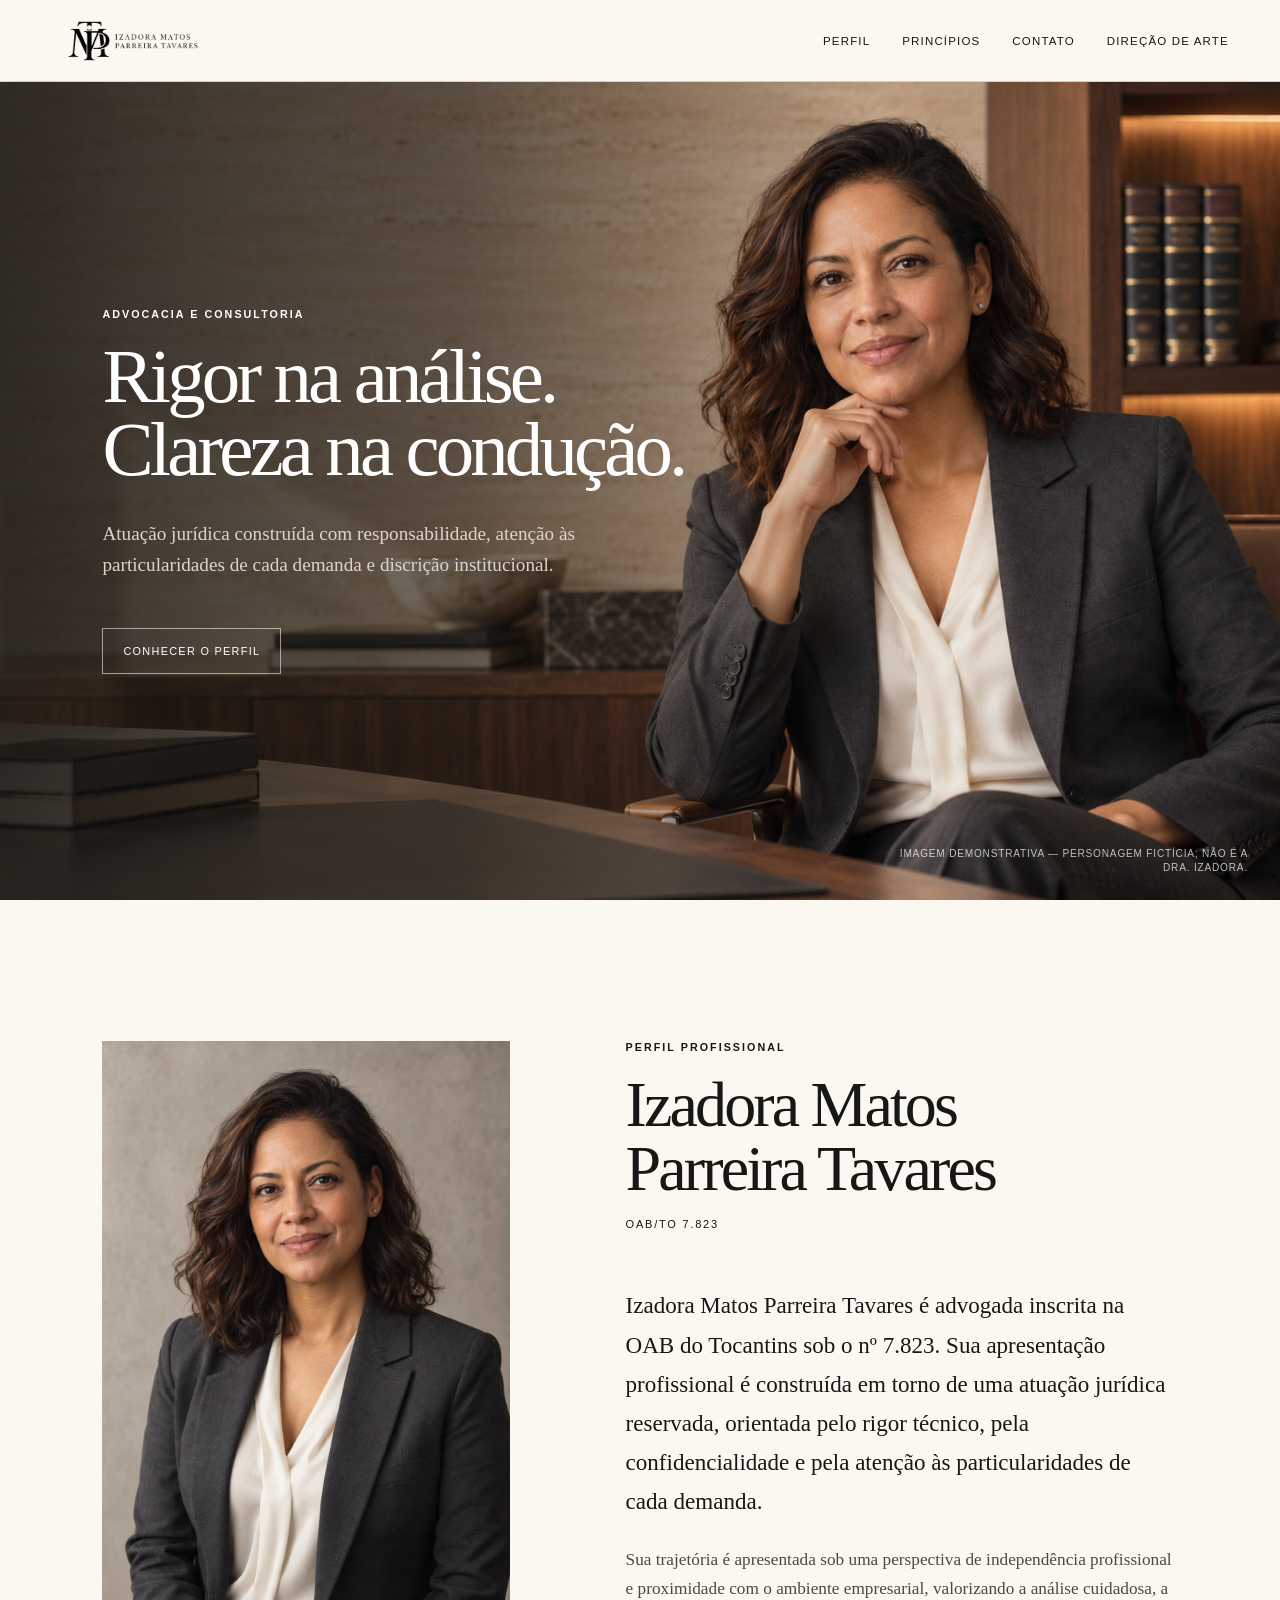
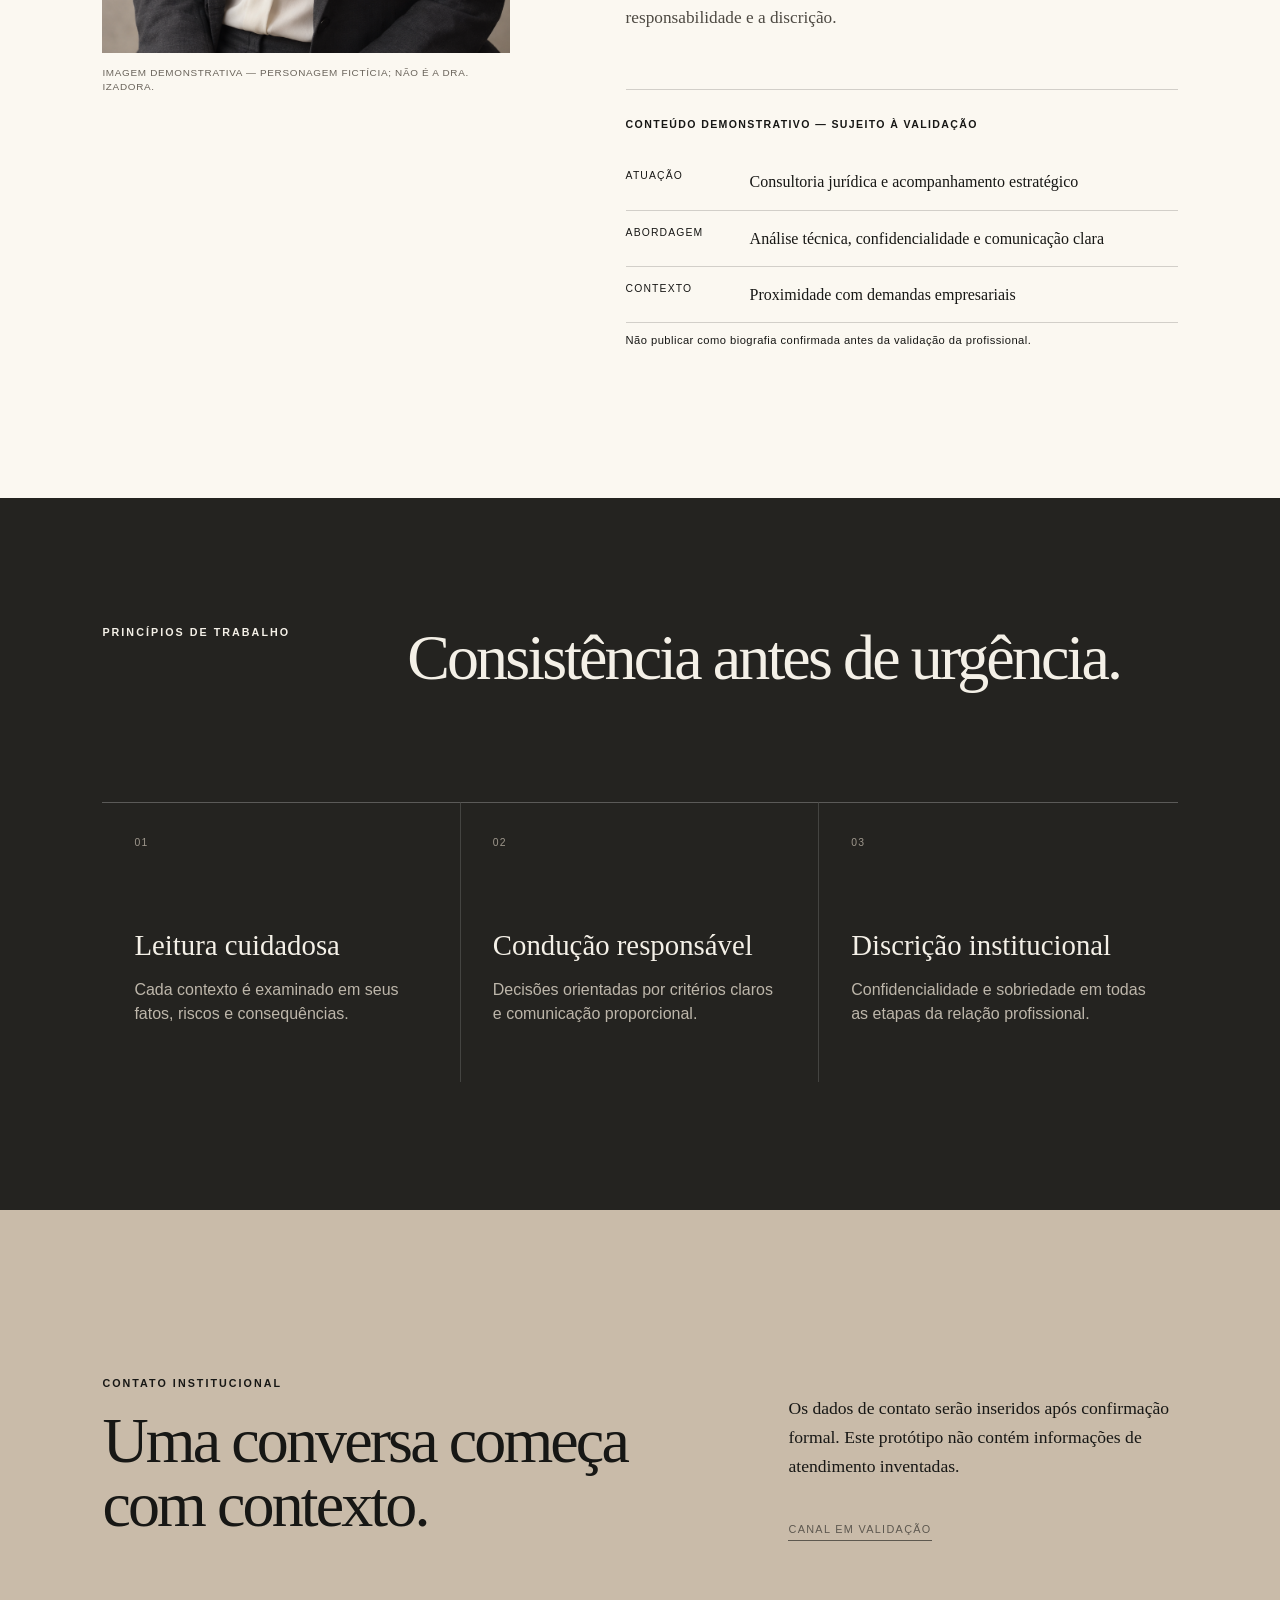
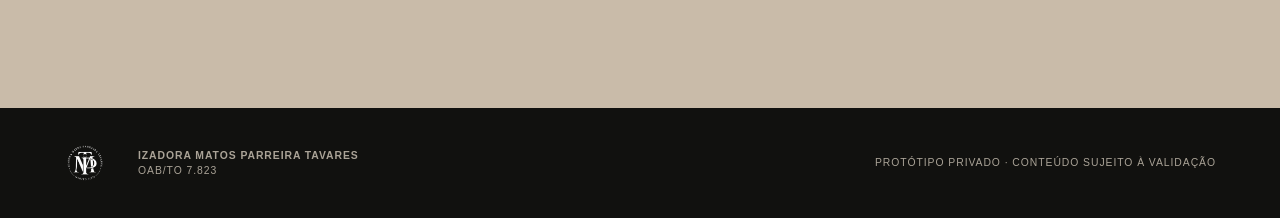
<file: index.html>
<!doctype html>
<html lang="pt-BR">
<head>
  <meta charset="utf-8">
  <meta name="viewport" content="width=device-width, initial-scale=1">
  <meta name="description" content="Protótipo institucional de Izadora Matos Parreira Tavares.">
  <title>Izadora Matos — Advocacia e Consultoria</title>
  <link rel="stylesheet" href="styles.css">
</head>
<body class="institutional-page">
  <a class="skip-link" href="#conteudo">Ir para o conteúdo</a>
  <header class="site-header">
    <a class="site-brand" href="#inicio" aria-label="Izadora Matos — início"><img src="assets/logo-horizontal.png" alt="Izadora Matos Parreira Tavares, Advocacia e Consultoria"></a>
    <button class="menu-button" type="button" aria-expanded="false" aria-controls="site-menu">Menu</button>
    <nav id="site-menu" aria-label="Navegação institucional"><a href="#perfil">Perfil</a><a href="#principios">Princípios</a><a href="#contato">Contato</a><a href="marca.html">Direção de arte</a></nav>
  </header>

  <main id="conteudo">
    <section class="site-hero" id="inicio" data-capture="home-institucional">
      <img class="site-hero-image" src="assets/personagem-ampla.png" alt="Personagem feminina fictícia em escritório contemporâneo">
      <div class="site-hero-shade"></div>
      <div class="site-hero-copy">
        <p class="eyebrow">Advocacia e consultoria</p>
        <h1>Rigor na análise.<br>Clareza na condução.</h1>
        <p>Atuação jurídica construída com responsabilidade, atenção às particularidades de cada demanda e discrição institucional.</p>
        <a class="quiet-button" href="#perfil">Conhecer o perfil</a>
      </div>
      <p class="photo-label">Imagem demonstrativa — personagem fictícia; não é a Dra. Izadora.</p>
    </section>

    <section class="profile" id="perfil" data-capture="perfil-profissional">
      <div class="profile-image-wrap"><img src="assets/personagem-retrato.png" alt="Retrato demonstrativo de personagem fictícia"><p>Imagem demonstrativa — personagem fictícia; não é a Dra. Izadora.</p></div>
      <div class="profile-copy">
        <p class="eyebrow">Perfil profissional</p>
        <h2>Izadora Matos<br>Parreira Tavares</h2>
        <p class="registration">OAB/TO 7.823</p>
        <p class="profile-lead">Izadora Matos Parreira Tavares é advogada inscrita na OAB do Tocantins sob o nº 7.823. Sua apresentação profissional é construída em torno de uma atuação jurídica reservada, orientada pelo rigor técnico, pela confidencialidade e pela atenção às particularidades de cada demanda.</p>
        <p>Sua trajetória é apresentada sob uma perspectiva de independência profissional e proximidade com o ambiente empresarial, valorizando a análise cuidadosa, a responsabilidade e a discrição.</p>
        <aside class="demo-cv" aria-label="Minicurrículo demonstrativo">
          <strong>Conteúdo demonstrativo — sujeito à validação</strong>
          <dl>
            <div><dt>Atuação</dt><dd>Consultoria jurídica e acompanhamento estratégico</dd></div>
            <div><dt>Abordagem</dt><dd>Análise técnica, confidencialidade e comunicação clara</dd></div>
            <div><dt>Contexto</dt><dd>Proximidade com demandas empresariais</dd></div>
          </dl>
          <p>Não publicar como biografia confirmada antes da validação da profissional.</p>
        </aside>
      </div>
    </section>

    <section class="principles" id="principios">
      <div class="principles-heading"><p class="eyebrow">Princípios de trabalho</p><h2>Consistência antes de urgência.</h2></div>
      <ol>
        <li><span>01</span><h3>Leitura cuidadosa</h3><p>Cada contexto é examinado em seus fatos, riscos e consequências.</p></li>
        <li><span>02</span><h3>Condução responsável</h3><p>Decisões orientadas por critérios claros e comunicação proporcional.</p></li>
        <li><span>03</span><h3>Discrição institucional</h3><p>Confidencialidade e sobriedade em todas as etapas da relação profissional.</p></li>
      </ol>
    </section>

    <section class="contact" id="contato">
      <div><p class="eyebrow">Contato institucional</p><h2>Uma conversa começa com contexto.</h2></div>
      <div><p>Os dados de contato serão inseridos após confirmação formal. Este protótipo não contém informações de atendimento inventadas.</p><a href="mailto:" aria-disabled="true">Canal em validação</a></div>
    </section>
  </main>

  <footer class="site-footer"><img src="assets/logo-avatar.png" alt=""><div><strong>Izadora Matos Parreira Tavares</strong><span>OAB/TO 7.823</span></div><span>Protótipo privado · conteúdo sujeito à validação</span></footer>
  <script src="script.js"></script>
</body>
</html>
</file>
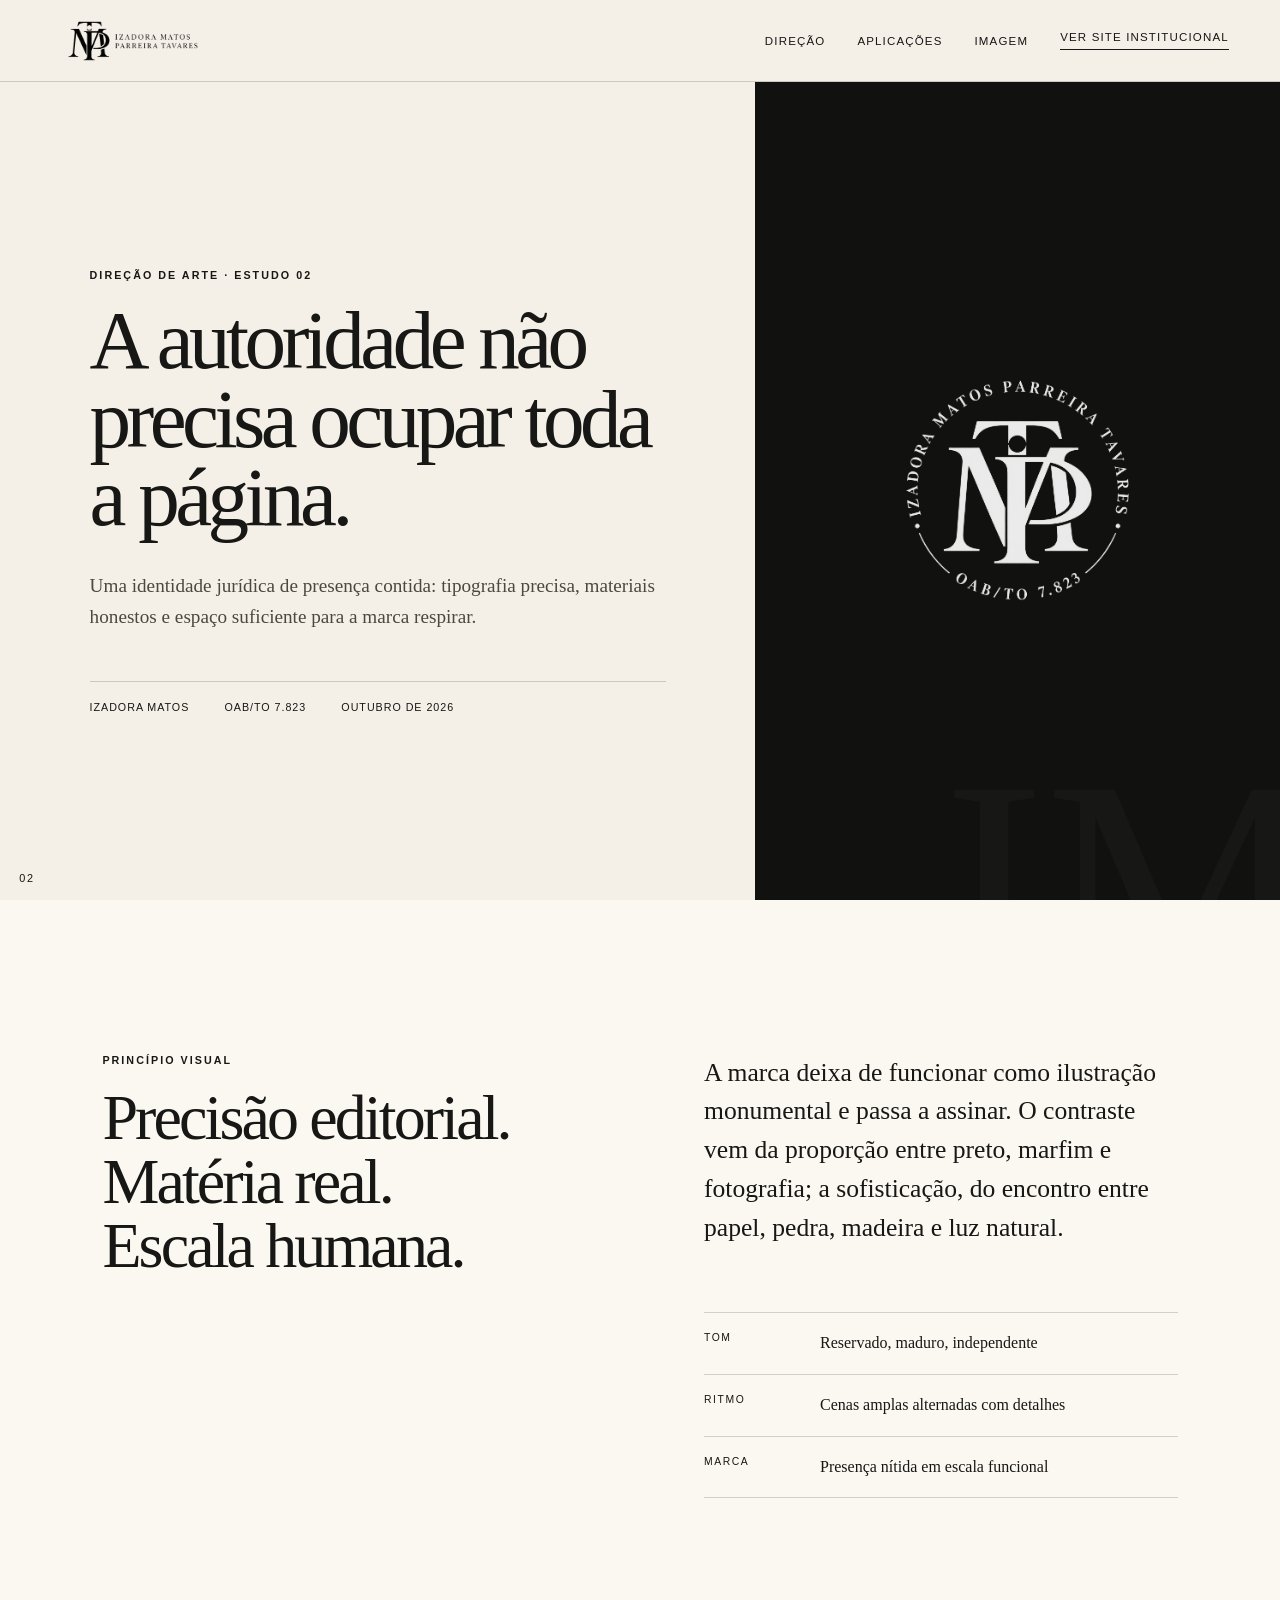
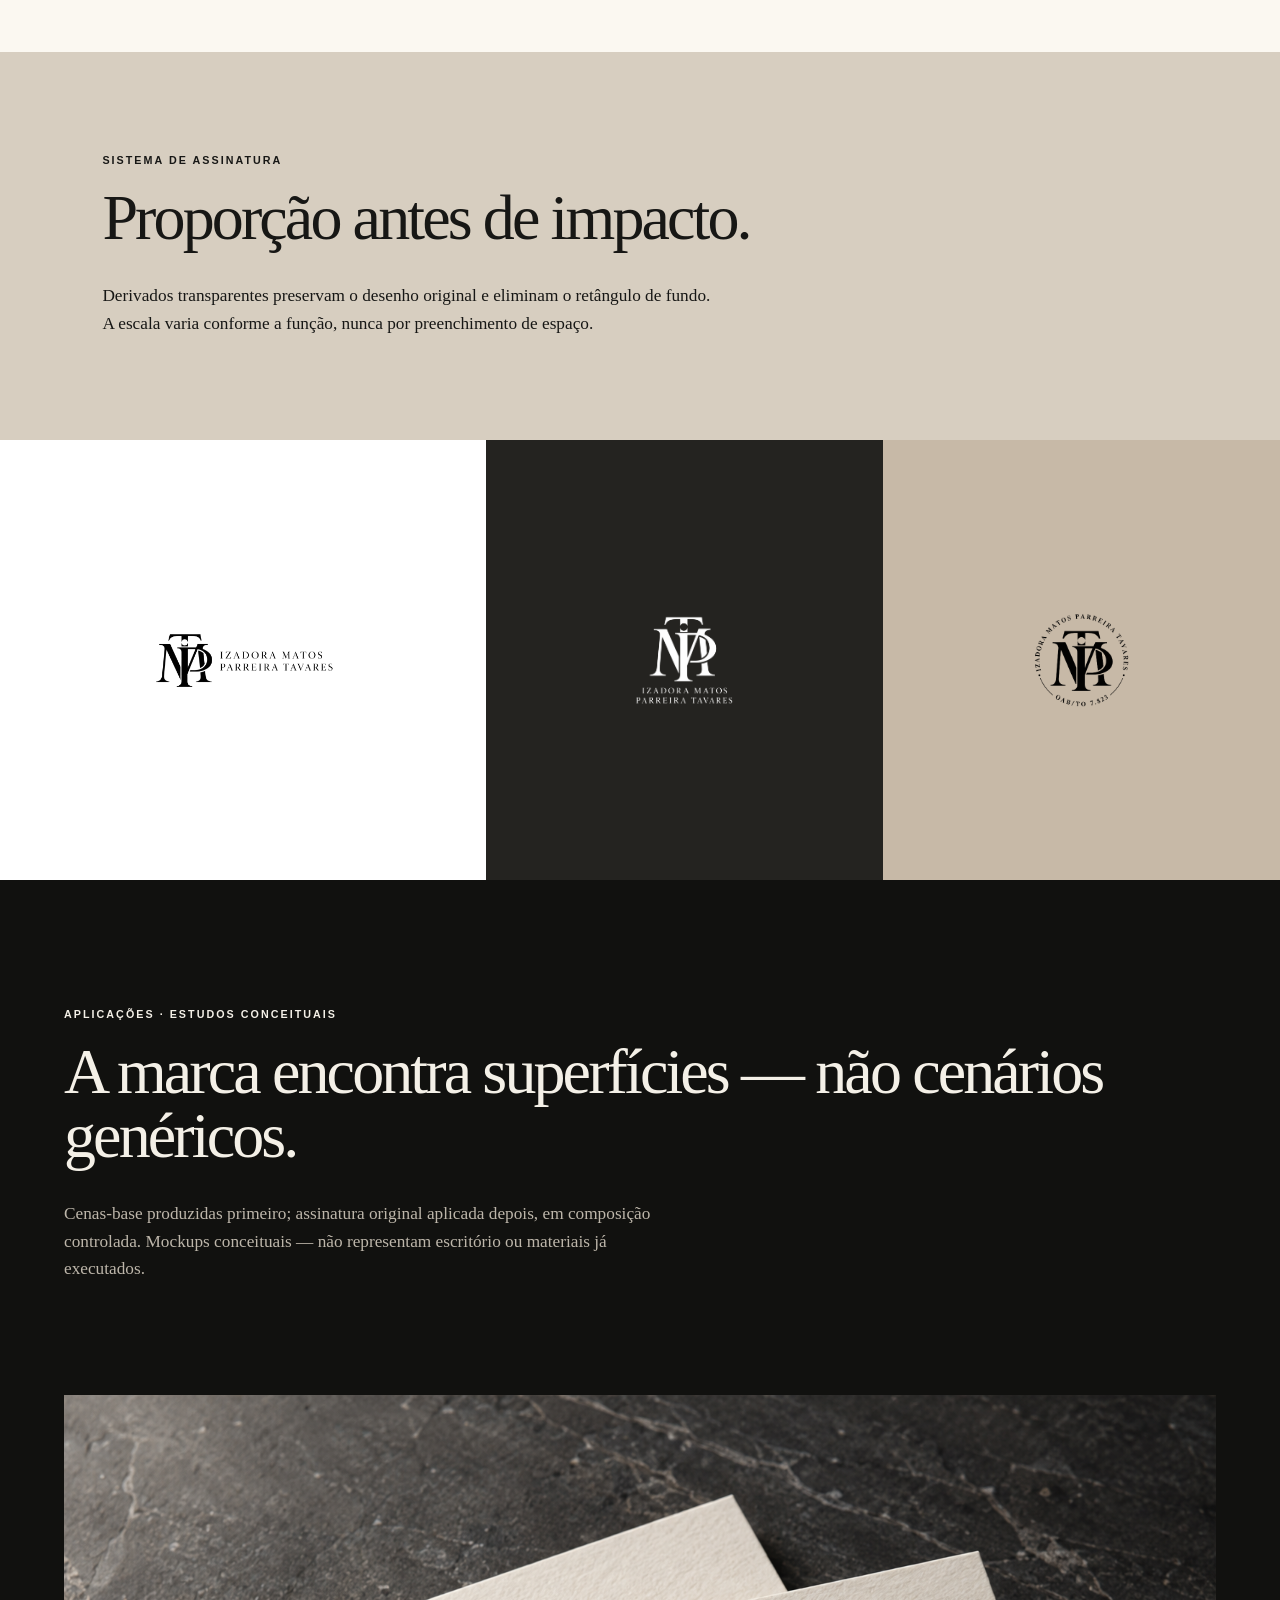
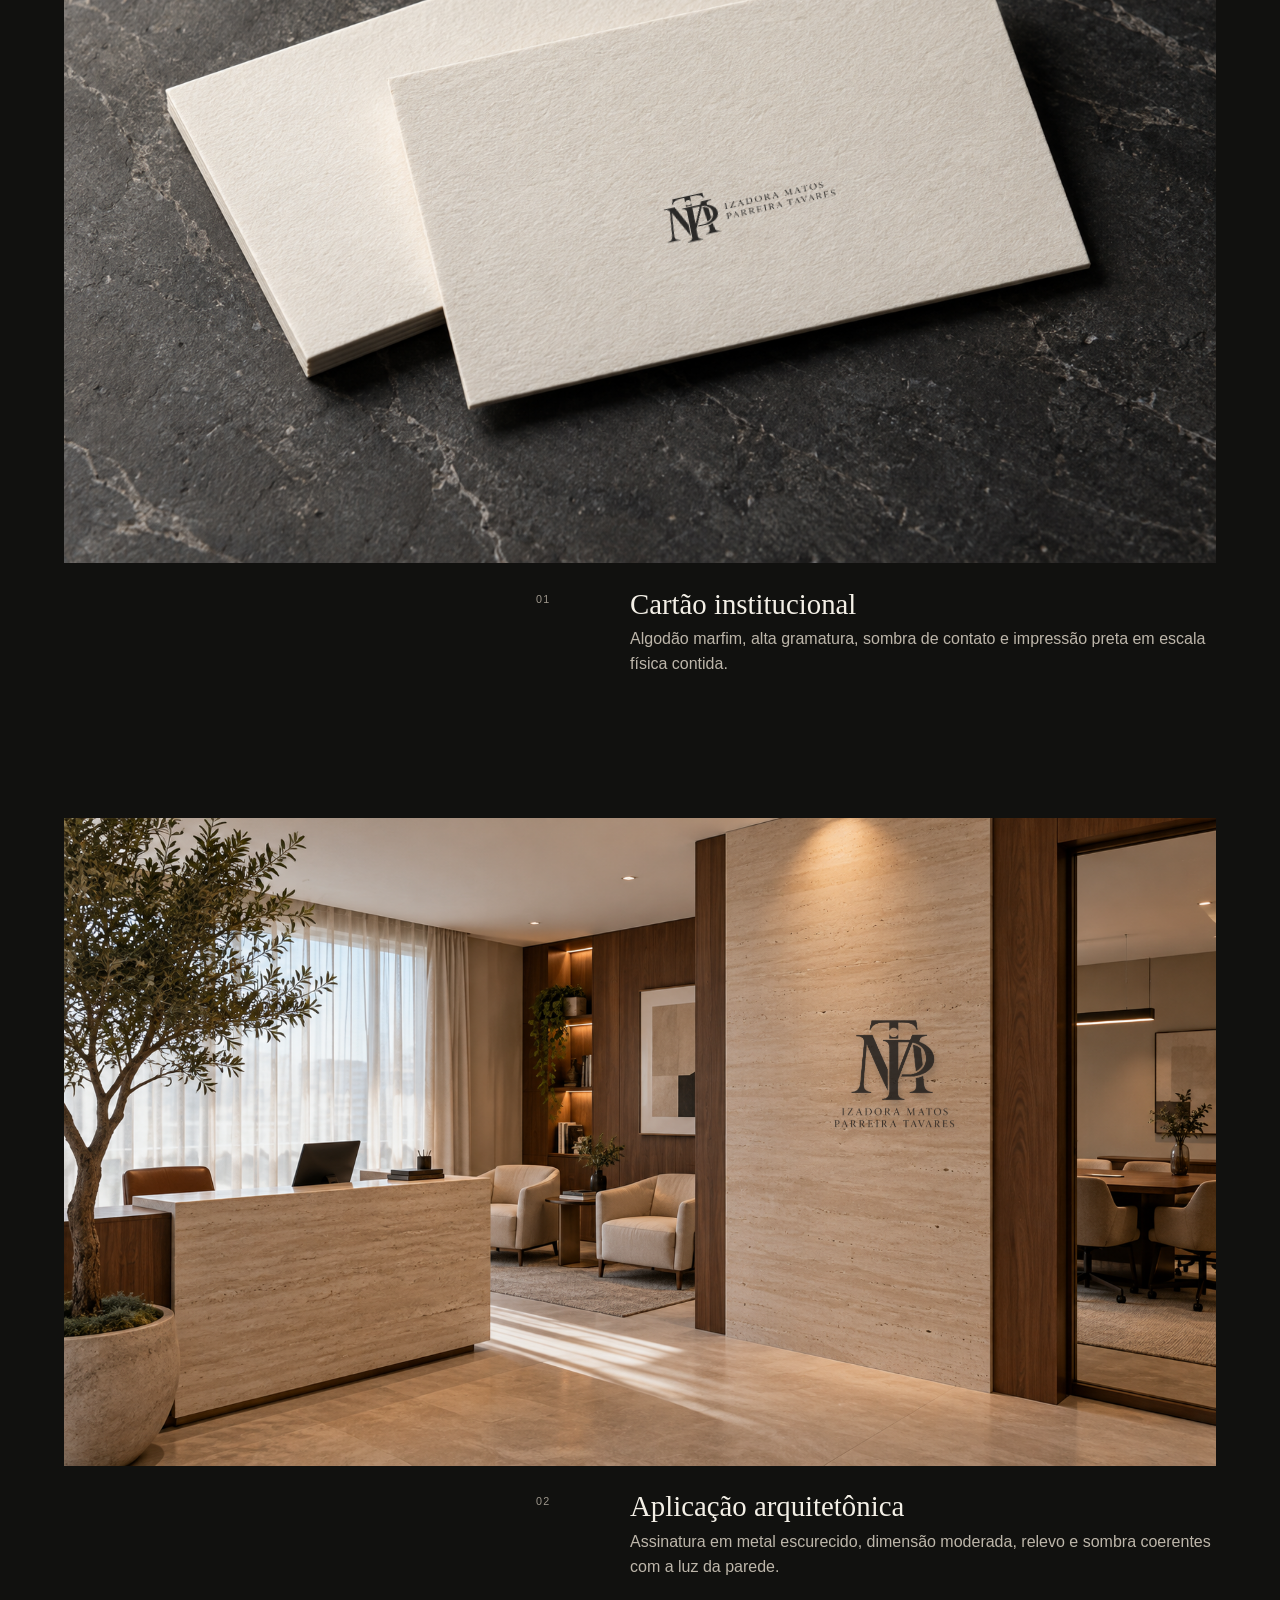
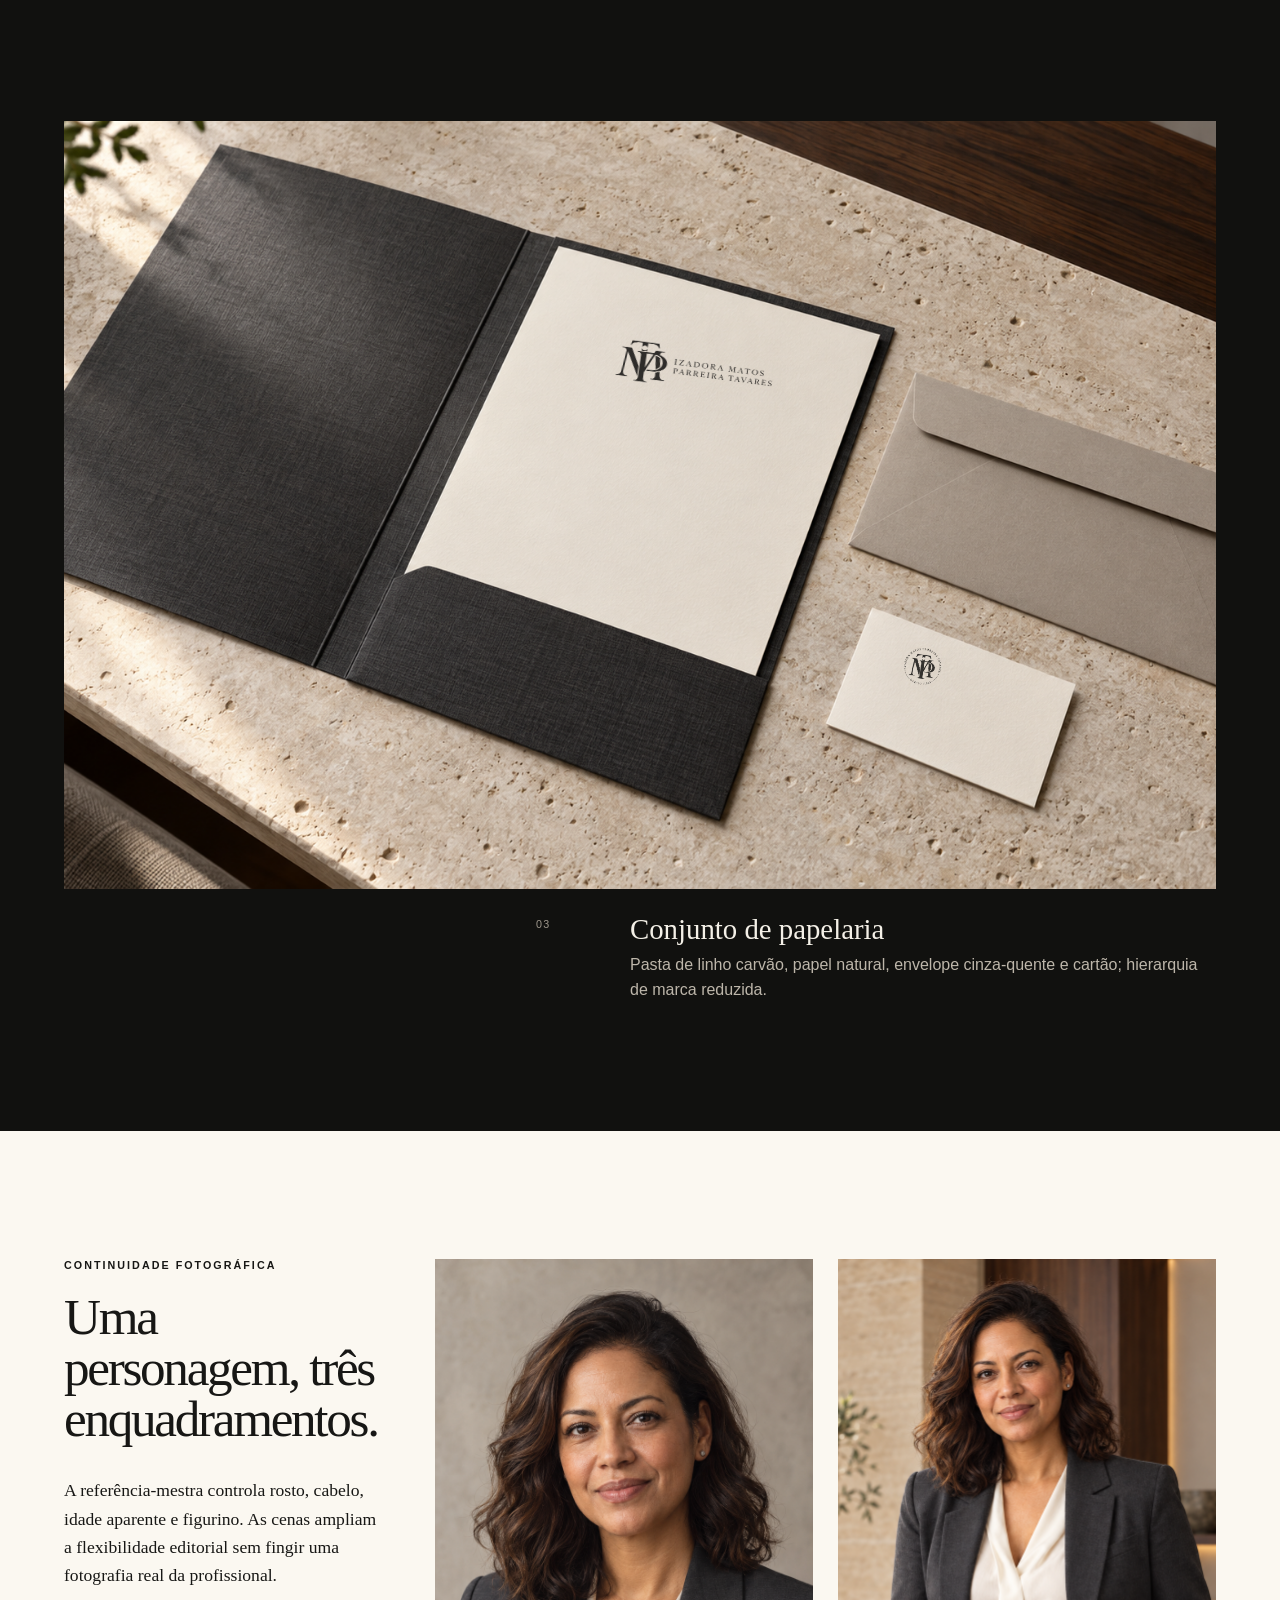
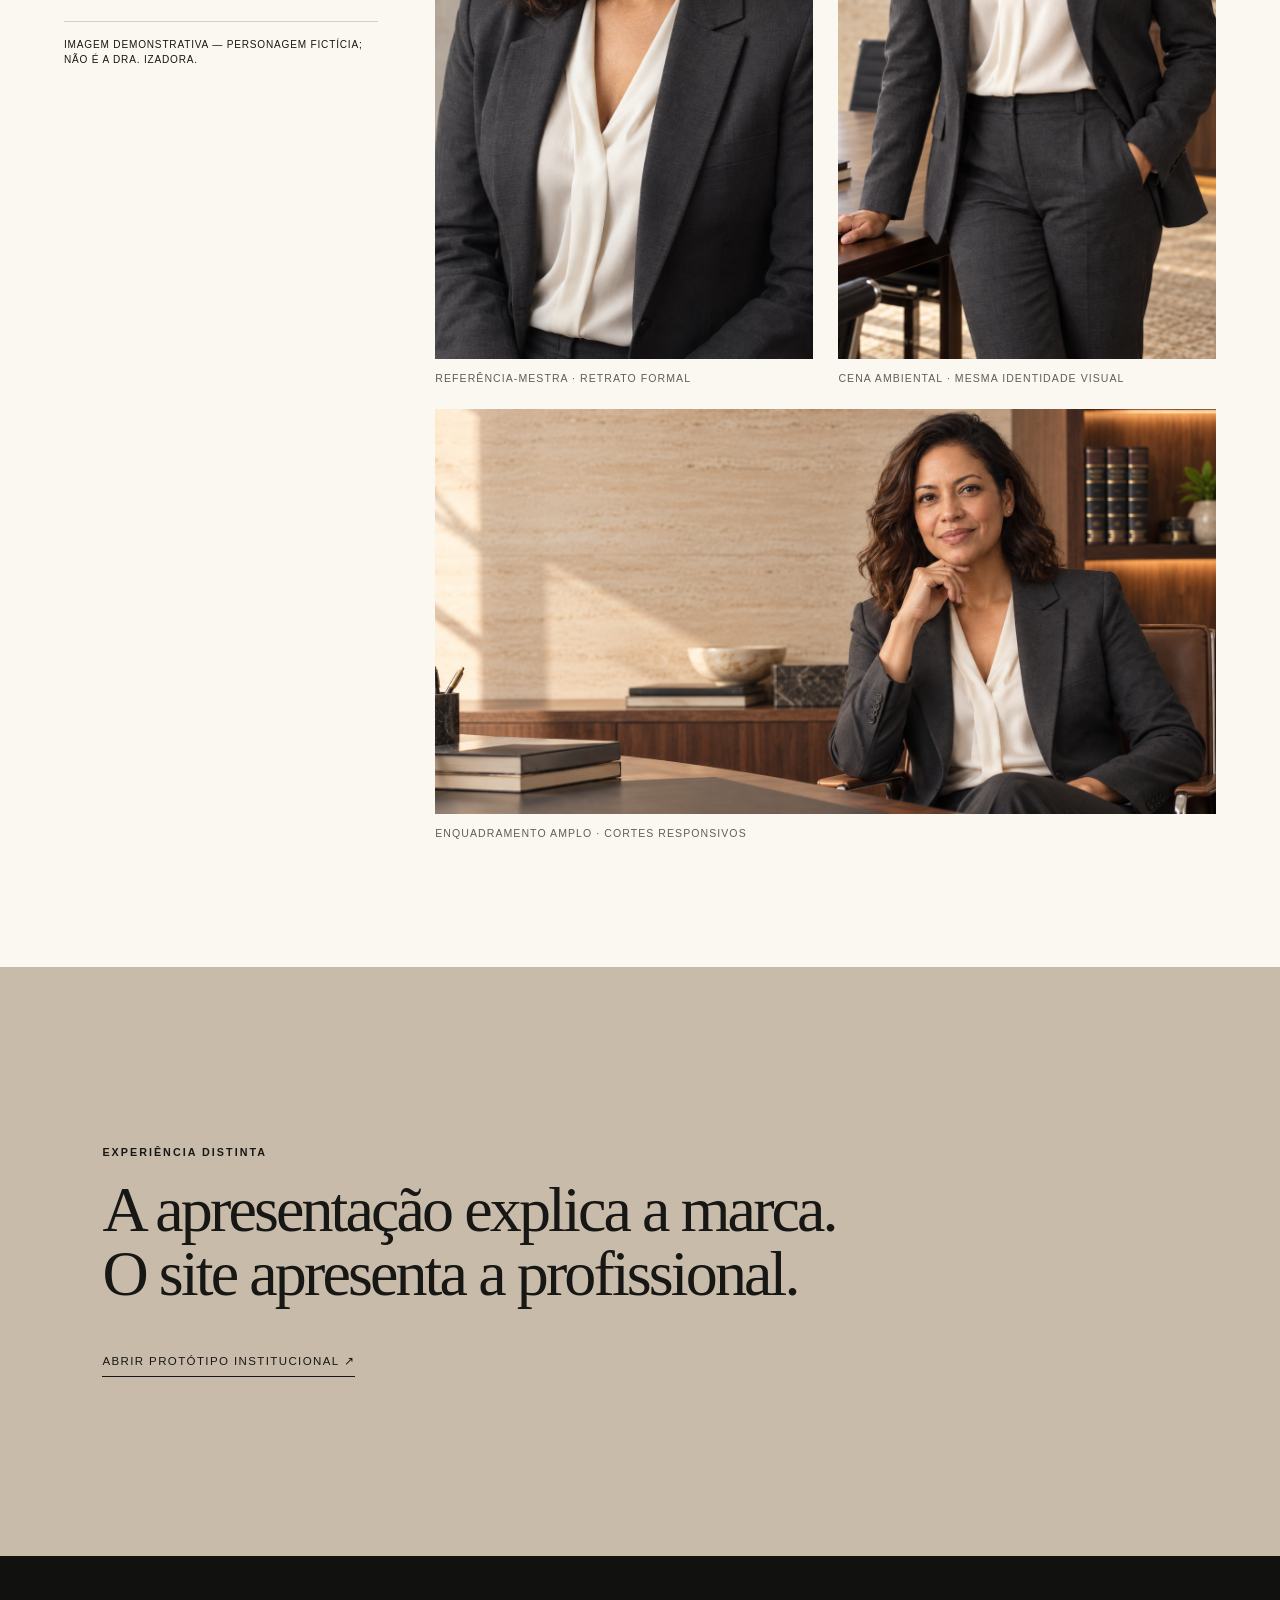
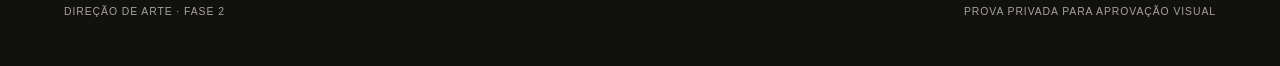
<file: marca.html>
<!doctype html>
<html lang="pt-BR">
<head>
  <meta charset="utf-8">
  <meta name="viewport" content="width=device-width, initial-scale=1">
  <meta name="description" content="Direção de arte — Fase 2 da identidade de Izadora Matos Parreira Tavares.">
  <title>Izadora Matos — Direção de arte · Fase 2</title>
  <link rel="stylesheet" href="styles.css">
</head>
<body class="brand-page">
  <a class="skip-link" href="#conteudo">Ir para o conteúdo</a>
  <header class="topbar">
    <a class="brand-lockup" href="#inicio" aria-label="Voltar ao início">
      <img src="assets/logo-horizontal.png" alt="Izadora Matos Parreira Tavares, Advocacia e Consultoria">
    </a>
    <button class="menu-button" type="button" aria-expanded="false" aria-controls="menu">Menu</button>
    <nav id="menu" aria-label="Navegação principal">
      <a href="#direcao">Direção</a>
      <a href="#mockups">Aplicações</a>
      <a href="#personagem">Imagem</a>
      <a class="nav-cta" href="index.html">Ver site institucional</a>
    </nav>
  </header>

  <main id="conteudo">
    <section class="brand-hero" id="inicio" aria-labelledby="hero-title">
      <div class="hero-copy">
        <p class="eyebrow">Direção de arte · estudo 02</p>
        <h1 id="hero-title">A autoridade não precisa ocupar toda a página.</h1>
        <p class="hero-lead">Uma identidade jurídica de presença contida: tipografia precisa, materiais honestos e espaço suficiente para a marca respirar.</p>
        <div class="hero-meta" aria-label="Informações do estudo">
          <span>Izadora Matos</span><span>OAB/TO 7.823</span><span>Outubro de 2026</span>
        </div>
      </div>
      <div class="hero-symbol" aria-hidden="true">
        <img src="assets/logo-avatar.png" alt="">
        <span>IM</span>
      </div>
      <div class="hero-index" aria-hidden="true">02</div>
    </section>

    <section class="manifesto" id="direcao">
      <div>
        <p class="eyebrow">Princípio visual</p>
        <h2>Precisão editorial.<br>Matéria real.<br>Escala humana.</h2>
      </div>
      <div class="manifesto-copy">
        <p>A marca deixa de funcionar como ilustração monumental e passa a assinar. O contraste vem da proporção entre preto, marfim e fotografia; a sofisticação, do encontro entre papel, pedra, madeira e luz natural.</p>
        <dl class="tokens">
          <div><dt>Tom</dt><dd>Reservado, maduro, independente</dd></div>
          <div><dt>Ritmo</dt><dd>Cenas amplas alternadas com detalhes</dd></div>
          <div><dt>Marca</dt><dd>Presença nítida em escala funcional</dd></div>
        </dl>
      </div>
    </section>

    <section class="signature-proof" aria-labelledby="assinaturas-title">
      <div class="section-heading">
        <p class="eyebrow">Sistema de assinatura</p>
        <h2 id="assinaturas-title">Proporção antes de impacto.</h2>
        <p>Derivados transparentes preservam o desenho original e eliminam o retângulo de fundo. A escala varia conforme a função, nunca por preenchimento de espaço.</p>
      </div>
      <div class="signature-stage light"><img src="assets/logo-horizontal.png" alt="Assinatura horizontal da marca"></div>
      <div class="signature-stage dark"><img src="assets/logo-vertical.png" alt="Assinatura vertical da marca"></div>
      <div class="signature-stage warm"><img src="assets/logo-avatar.png" alt="Monograma circular da marca"></div>
    </section>

    <section class="mockups" id="mockups" aria-labelledby="mockups-title">
      <div class="section-heading inverse">
        <p class="eyebrow">Aplicações · estudos conceituais</p>
        <h2 id="mockups-title">A marca encontra superfícies — não cenários genéricos.</h2>
        <p>Cenas-base produzidas primeiro; assinatura original aplicada depois, em composição controlada. Mockups conceituais — não representam escritório ou materiais já executados.</p>
      </div>

      <article class="study study-card" data-capture="mockup-cartao">
        <div class="study-visual mockup-canvas card-canvas">
          <img class="base" src="assets/mockup-cartao-base.png" alt="Dois cartões em papel marfim sobre pedra escura">
          <img class="applied-logo card-logo" src="assets/logo-horizontal.png" alt="">
        </div>
        <div class="study-caption"><span>01</span><div><h3>Cartão institucional</h3><p>Algodão marfim, alta gramatura, sombra de contato e impressão preta em escala física contida.</p></div></div>
      </article>

      <article class="study study-architecture" data-capture="mockup-arquitetura">
        <div class="study-visual mockup-canvas architecture-canvas">
          <img class="base" src="assets/mockup-arquitetura-base.png" alt="Recepção contemporânea com parede em travertino e madeira escura">
          <img class="applied-logo architecture-logo" src="assets/logo-vertical.png" alt="">
        </div>
        <div class="study-caption"><span>02</span><div><h3>Aplicação arquitetônica</h3><p>Assinatura em metal escurecido, dimensão moderada, relevo e sombra coerentes com a luz da parede.</p></div></div>
      </article>

      <article class="study study-stationery" data-capture="mockup-papelaria">
        <div class="study-visual mockup-canvas stationery-canvas">
          <img class="base" src="assets/mockup-papelaria-base.png" alt="Pasta, papel timbrado, envelope e cartão sobre travertino">
          <img class="applied-logo stationery-letterhead" src="assets/logo-horizontal.png" alt="">
          <img class="applied-logo stationery-cardmark" src="assets/logo-avatar.png" alt="">
        </div>
        <div class="study-caption"><span>03</span><div><h3>Conjunto de papelaria</h3><p>Pasta de linho carvão, papel natural, envelope cinza-quente e cartão; hierarquia de marca reduzida.</p></div></div>
      </article>
    </section>

    <section class="character" id="personagem" aria-labelledby="character-title">
      <div class="character-intro">
        <p class="eyebrow">Continuidade fotográfica</p>
        <h2 id="character-title">Uma personagem, três enquadramentos.</h2>
        <p>A referência-mestra controla rosto, cabelo, idade aparente e figurino. As cenas ampliam a flexibilidade editorial sem fingir uma fotografia real da profissional.</p>
        <p class="disclaimer">Imagem demonstrativa — personagem fictícia; não é a Dra. Izadora.</p>
      </div>
      <figure class="portrait portrait-master" data-capture="retrato-editorial">
        <img src="assets/personagem-retrato.png" alt="Retrato editorial de personagem feminina fictícia">
        <figcaption>Referência-mestra · retrato formal</figcaption>
      </figure>
      <figure class="portrait portrait-environment">
        <img src="assets/personagem-ambiental.png" alt="A mesma personagem fictícia em ambiente profissional">
        <figcaption>Cena ambiental · mesma identidade visual</figcaption>
      </figure>
      <figure class="portrait portrait-wide">
        <img src="assets/personagem-ampla.png" alt="A mesma personagem fictícia em enquadramento horizontal amplo">
        <figcaption>Enquadramento amplo · cortes responsivos</figcaption>
      </figure>
    </section>

    <section class="handoff">
      <p class="eyebrow">Experiência distinta</p>
      <h2>A apresentação explica a marca.<br>O site apresenta a profissional.</h2>
      <a class="text-link" href="index.html">Abrir protótipo institucional <span aria-hidden="true">↗</span></a>
    </section>
  </main>

  <footer class="footer"><span>Direção de arte · Fase 2</span><span>Prova privada para aprovação visual</span></footer>
  <script src="script.js"></script>
</body>
</html>
</file>
<file: styles.css>
:root {
  --ink: #171715;
  --coal: #242320;
  --warm-black: #11110f;
  --ivory: #f4f0e7;
  --paper: #fbf8f1;
  --stone: #d7cec0;
  --taupe: #958a7b;
  --line: rgba(23, 23, 21, .18);
  --serif: "Iowan Old Style", "Palatino Linotype", Baskerville, Georgia, serif;
  --sans: Inter, "Helvetica Neue", Arial, sans-serif;
}

* { box-sizing: border-box; }
html { scroll-behavior: smooth; }
body { margin: 0; color: var(--ink); background: var(--ivory); font-family: var(--sans); }
img { display: block; max-width: 100%; }
a { color: inherit; }
.skip-link { position: fixed; z-index: 100; left: 1rem; top: -4rem; padding: .75rem 1rem; background: #fff; color: #000; opacity: 0; pointer-events: none; }
.skip-link:focus { top: 1rem; opacity: 1; pointer-events: auto; }
.eyebrow { margin: 0 0 1.2rem; font-size: .67rem; line-height: 1.2; letter-spacing: .19em; text-transform: uppercase; font-weight: 700; }

.topbar, .site-header { position: sticky; z-index: 30; top: 0; height: 82px; padding: 0 clamp(1.25rem, 4vw, 4.5rem); display: flex; align-items: center; justify-content: space-between; background: rgba(244, 240, 231, .94); border-bottom: 1px solid var(--line); backdrop-filter: blur(16px); }
.brand-lockup img, .site-brand img { width: 162px; height: auto; }
.topbar nav, .site-header nav { display: flex; align-items: center; gap: 2rem; }
.topbar nav a, .site-header nav a { font-size: .72rem; letter-spacing: .1em; text-transform: uppercase; text-decoration: none; }
.nav-cta { padding-bottom: .35rem; border-bottom: 1px solid currentColor; }
.menu-button { display: none; border: 0; padding: .5rem 0; background: none; color: inherit; font: 700 .7rem/1 var(--sans); letter-spacing: .12em; text-transform: uppercase; }

.brand-hero { min-height: calc(100svh - 82px); position: relative; display: grid; grid-template-columns: minmax(0, 1.18fr) minmax(300px, .82fr); overflow: hidden; background: var(--ivory); }
.hero-copy { align-self: center; padding: clamp(4rem, 8vw, 9rem) clamp(1.5rem, 7vw, 8.5rem); }
.hero-copy h1 { max-width: 890px; margin: 0; font: 400 clamp(3.2rem, 6.5vw, 8rem)/.94 var(--serif); letter-spacing: -.055em; }
.hero-lead { max-width: 600px; margin: 2.2rem 0 3rem; font: 400 clamp(1rem, 1.5vw, 1.32rem)/1.6 var(--serif); color: #4b4842; }
.hero-meta { display: flex; flex-wrap: wrap; gap: 1rem 2.2rem; padding-top: 1.2rem; border-top: 1px solid var(--line); font-size: .67rem; letter-spacing: .09em; text-transform: uppercase; }
.hero-symbol { position: relative; display: grid; place-items: center; background: var(--warm-black); overflow: hidden; }
.hero-symbol img { width: clamp(190px, 21vw, 350px); filter: invert(1); opacity: .92; }
.hero-symbol span { position: absolute; right: -3vw; bottom: -8vw; font: 400 clamp(10rem, 24vw, 29rem)/.75 var(--serif); color: rgba(255,255,255,.025); }
.hero-index { position: absolute; left: 1.2rem; bottom: 1rem; font: 400 .68rem/1 var(--sans); letter-spacing: .16em; }

.manifesto { display: grid; grid-template-columns: 1fr 1fr; gap: 10vw; padding: clamp(6rem, 12vw, 12rem) clamp(1.5rem, 8vw, 10rem); background: var(--paper); }
.manifesto h2, .section-heading h2, .handoff h2, .profile h2, .principles h2, .contact h2 { margin: 0; font: 400 clamp(2.7rem, 5vw, 6rem)/1 var(--serif); letter-spacing: -.045em; }
.manifesto-copy > p { max-width: 620px; margin: 0 0 4rem; font: 400 clamp(1.2rem, 2vw, 1.7rem)/1.52 var(--serif); }
.tokens { margin: 0; border-top: 1px solid var(--line); }
.tokens div { display: grid; grid-template-columns: 100px 1fr; gap: 1rem; padding: 1.2rem 0; border-bottom: 1px solid var(--line); }
.tokens dt { font-size: .65rem; letter-spacing: .15em; text-transform: uppercase; }
.tokens dd { margin: 0; font: 400 1rem/1.4 var(--serif); }

.signature-proof { display: grid; grid-template-columns: 1.1fr .9fr .9fr; grid-template-rows: auto auto; background: var(--stone); }
.section-heading { padding: clamp(4rem, 8vw, 8rem); }
.section-heading > p:last-child { max-width: 620px; margin: 2rem 0 0; font: 400 1.08rem/1.6 var(--serif); }
.signature-proof .section-heading { grid-column: 1 / -1; }
.signature-stage { min-height: 440px; display: grid; place-items: center; padding: 4rem; }
.signature-stage img { max-height: 150px; width: min(62%, 350px); object-fit: contain; }
.signature-stage.light { background: #fff; }
.signature-stage.dark { background: var(--coal); }
.signature-stage.dark img { filter: invert(1); }
.signature-stage.warm { background: #c7b9a7; }
.signature-stage.warm img { width: min(42%, 180px); }

.mockups { padding: clamp(6rem, 10vw, 11rem) clamp(1rem, 5vw, 6rem); background: var(--warm-black); color: var(--ivory); }
.section-heading.inverse { max-width: 1100px; padding: 0 0 7rem; }
.section-heading.inverse > p:last-child { color: #bdb6aa; }
.study { margin: 0 0 clamp(6rem, 11vw, 12rem); }
.study:last-child { margin-bottom: 0; }
.study-visual { position: relative; overflow: hidden; background: #292826; }
.mockup-canvas { aspect-ratio: 3 / 2; }
.mockup-canvas > .base { width: 100%; height: 100%; object-fit: cover; }
.applied-logo { position: absolute; z-index: 2; object-fit: contain; pointer-events: none; }
.card-logo { left: 49.8%; top: 45.5%; width: 19%; transform: perspective(900px) rotateZ(-12.5deg) skewX(-1deg) scaleY(.88); opacity: .86; filter: contrast(.88) blur(.05px); }
.architecture-canvas { aspect-ratio: 16 / 9; }
.architecture-logo { left: 65.5%; top: 25%; width: 13%; transform: perspective(1000px) rotateY(-1deg); opacity: .82; filter: drop-shadow(2px 5px 3px rgba(0,0,0,.28)) contrast(.82); }
.stationery-letterhead { left: 46.2%; top: 25%; width: 17%; transform: perspective(1000px) rotateZ(8.3deg) skewY(-.8deg) scaleY(.86); opacity: .8; }
.stationery-cardmark { left: 72.6%; top: 68.2%; width: 3.9%; transform: perspective(1000px) rotateZ(8.5deg) skewY(-1deg); opacity: .78; }
.study-caption { display: grid; grid-template-columns: 70px 1fr; gap: 1.5rem; max-width: 680px; margin: 1.6rem 0 0 auto; }
.study-caption > span { padding-top: .25rem; font-size: .67rem; letter-spacing: .12em; color: #9e978c; }
.study-caption h3 { margin: 0 0 .45rem; font: 400 1.8rem/1.1 var(--serif); }
.study-caption p { margin: 0; color: #bdb6aa; line-height: 1.55; }

.character { display: grid; grid-template-columns: .8fr 1fr 1fr; gap: clamp(1rem, 2vw, 2rem); padding: clamp(6rem, 10vw, 11rem) clamp(1rem, 5vw, 6rem); background: var(--paper); }
.character-intro { grid-column: 1 / 2; padding-right: 2rem; }
.character-intro h2 { margin: 0 0 2rem; font: 400 clamp(2.7rem, 4vw, 5rem)/1 var(--serif); letter-spacing: -.045em; }
.character-intro > p:not(.eyebrow):not(.disclaimer) { font: 400 1.1rem/1.6 var(--serif); }
.disclaimer, .photo-label { font-size: .63rem; line-height: 1.45; letter-spacing: .08em; text-transform: uppercase; }
.disclaimer { margin-top: 2rem; padding-top: 1rem; border-top: 1px solid var(--line); }
.portrait { margin: 0; }
.portrait img { width: 100%; height: 700px; object-fit: cover; }
.portrait-master img { object-position: 50% 35%; }
.portrait-environment img { object-position: 50% 32%; }
.portrait-wide { grid-column: 2 / -1; }
.portrait-wide img { height: auto; aspect-ratio: 16 / 8.3; object-fit: cover; }
.portrait figcaption { margin-top: .8rem; font-size: .66rem; letter-spacing: .1em; text-transform: uppercase; color: #625d55; }
.handoff { padding: clamp(7rem, 14vw, 15rem) clamp(1.5rem, 8vw, 10rem); background: #c9bba9; }
.handoff h2 { max-width: 1120px; }
.text-link { display: inline-block; margin-top: 3rem; padding-bottom: .5rem; border-bottom: 1px solid; font-size: .72rem; letter-spacing: .12em; text-transform: uppercase; text-decoration: none; }
.footer, .site-footer { min-height: 110px; padding: 2rem clamp(1.5rem, 5vw, 6rem); display: flex; align-items: center; justify-content: space-between; gap: 2rem; background: var(--warm-black); color: #aaa397; font-size: .65rem; letter-spacing: .09em; text-transform: uppercase; }

/* Institutional prototype */
.institutional-page { background: var(--paper); }
.site-header { background: rgba(251, 248, 241, .95); }
.site-hero { min-height: calc(100svh - 82px); position: relative; display: flex; align-items: center; overflow: hidden; background: #251f1a; color: white; }
.site-hero-image, .site-hero-shade { position: absolute; inset: 0; width: 100%; height: 100%; }
.site-hero-image { object-fit: cover; object-position: center; }
.site-hero-shade { background: linear-gradient(90deg, rgba(14,13,11,.84) 0%, rgba(14,13,11,.58) 36%, rgba(14,13,11,.03) 68%); }
.site-hero-copy { position: relative; z-index: 2; width: min(680px, 52vw); margin-left: clamp(1.5rem, 8vw, 9rem); padding: 6rem 0; }
.site-hero h1 { margin: 0; font: 400 clamp(3.4rem, 6vw, 7rem)/.96 var(--serif); letter-spacing: -.05em; }
.site-hero-copy > p:not(.eyebrow) { max-width: 540px; margin: 2rem 0; font: 400 clamp(1.05rem, 1.5vw, 1.3rem)/1.6 var(--serif); color: #ddd5ca; }
.quiet-button { display: inline-block; margin-top: 1rem; padding: 1rem 1.25rem; border: 1px solid rgba(255,255,255,.55); font-size: .68rem; letter-spacing: .12em; text-transform: uppercase; text-decoration: none; }
.photo-label { position: absolute; z-index: 2; right: 2rem; bottom: 1.5rem; max-width: 360px; margin: 0; color: rgba(255,255,255,.72); text-align: right; }
.profile { display: grid; grid-template-columns: minmax(320px, .85fr) minmax(0, 1.15fr); gap: clamp(3rem, 9vw, 10rem); padding: clamp(6rem, 11vw, 12rem) clamp(1.5rem, 8vw, 10rem); }
.profile-image-wrap img { width: 100%; max-height: 950px; object-fit: cover; object-position: center top; }
.profile-image-wrap > p { margin: .8rem 0 0; font-size: .62rem; line-height: 1.5; letter-spacing: .07em; text-transform: uppercase; color: #69635a; }
.profile-copy { align-self: center; max-width: 760px; }
.profile-copy h2 { margin-bottom: 1.1rem; }
.registration { margin: 0 0 3.5rem; font-size: .69rem; letter-spacing: .16em; text-transform: uppercase; }
.profile-copy > p:not(.eyebrow):not(.registration) { font: 400 1.08rem/1.7 var(--serif); color: #4d4942; }
.profile-copy .profile-lead { font-size: clamp(1.25rem, 1.8vw, 1.55rem) !important; color: var(--ink) !important; }
.demo-cv { margin-top: 3.5rem; padding: 1.8rem 0 0; border-top: 1px solid var(--line); }
.demo-cv > strong { display: block; margin-bottom: 1.5rem; font-size: .66rem; letter-spacing: .13em; text-transform: uppercase; }
.demo-cv dl { margin: 0; }
.demo-cv dl div { display: grid; grid-template-columns: 100px 1fr; gap: 1.5rem; padding: 1rem 0; border-bottom: 1px solid var(--line); }
.demo-cv dt { font-size: .65rem; letter-spacing: .11em; text-transform: uppercase; }
.demo-cv dd { margin: 0; font: 400 1rem/1.45 var(--serif); }
.demo-cv > p { font-size: .7rem !important; font-family: var(--sans) !important; letter-spacing: .04em; }
.principles { padding: clamp(6rem, 10vw, 11rem) clamp(1.5rem, 8vw, 10rem); background: var(--coal); color: var(--ivory); }
.principles-heading { display: grid; grid-template-columns: .5fr 1.5fr; gap: 3rem; align-items: start; }
.principles ol { list-style: none; margin: 7rem 0 0; padding: 0; display: grid; grid-template-columns: repeat(3, 1fr); }
.principles li { min-height: 280px; padding: 1.8rem 2rem; border-top: 1px solid rgba(255,255,255,.25); border-right: 1px solid rgba(255,255,255,.15); }
.principles li:last-child { border-right: 0; }
.principles li > span { font-size: .65rem; letter-spacing: .12em; color: #9e978c; }
.principles h3 { margin: 5rem 0 1rem; font: 400 1.8rem/1.1 var(--serif); }
.principles li p { max-width: 300px; color: #bdb6aa; line-height: 1.55; }
.contact { display: grid; grid-template-columns: 1.2fr .8fr; gap: 8vw; padding: clamp(7rem, 13vw, 14rem) clamp(1.5rem, 8vw, 10rem); background: #c9bba9; }
.contact > div:last-child { align-self: end; max-width: 500px; }
.contact > div:last-child p { font: 400 1.1rem/1.65 var(--serif); }
.contact a { display: inline-block; margin-top: 1.5rem; padding-bottom: .35rem; border-bottom: 1px solid; font-size: .68rem; letter-spacing: .12em; text-transform: uppercase; text-decoration: none; opacity: .6; pointer-events: none; }
.site-footer { justify-content: flex-start; }
.site-footer img { width: 42px; filter: invert(1); }
.site-footer div { display: grid; gap: .25rem; }
.site-footer > span:last-child { margin-left: auto; }

@media (max-width: 980px) {
  .topbar nav, .site-header nav { display: none; position: absolute; left: 0; right: 0; top: 81px; padding: 1.5rem; background: var(--paper); border-bottom: 1px solid var(--line); flex-direction: column; align-items: flex-start; gap: 1.25rem; }
  .topbar nav.is-open, .site-header nav.is-open { display: flex; }
  .menu-button { display: block; }
  .brand-hero { grid-template-columns: 1fr; min-height: auto; }
  .hero-copy { min-height: 72svh; }
  .hero-symbol { min-height: 48svh; }
  .manifesto { grid-template-columns: 1fr; gap: 4rem; }
  .signature-proof { grid-template-columns: 1fr 1fr; }
  .signature-stage:last-child { grid-column: 1 / -1; }
  .character { grid-template-columns: 1fr 1fr; }
  .character-intro { grid-column: 1 / -1; max-width: 680px; }
  .portrait-wide { grid-column: 1 / -1; }
  .site-hero-copy { width: min(580px, 68vw); }
  .profile { grid-template-columns: .8fr 1.2fr; gap: 4rem; }
  .principles-heading { grid-template-columns: 1fr; }
}

@media (max-width: 620px) {
  .topbar, .site-header { height: 70px; }
  .topbar nav, .site-header nav { top: 69px; }
  .brand-lockup img, .site-brand img { width: 138px; }
  .brand-hero { min-height: auto; }
  .hero-copy { min-height: 70svh; padding: 5rem 1.3rem 3rem; }
  .hero-copy h1 { font-size: clamp(3.2rem, 15vw, 5.4rem); }
  .hero-symbol { min-height: 42svh; }
  .hero-symbol img { width: 180px; }
  .manifesto, .section-heading, .profile, .principles, .contact { padding-left: 1.3rem; padding-right: 1.3rem; }
  .manifesto { padding-top: 6rem; padding-bottom: 6rem; }
  .signature-proof { grid-template-columns: 1fr; }
  .signature-stage, .signature-stage:last-child { grid-column: auto; min-height: 330px; }
  .mockups { padding: 6rem .75rem; }
  .section-heading.inverse { padding-left: .55rem; padding-right: .55rem; padding-bottom: 4.5rem; }
  .study { margin-bottom: 6rem; }
  .study-caption { grid-template-columns: 42px 1fr; margin: 1.3rem .55rem 0; }
  .architecture-logo { width: 14%; }
  .character { grid-template-columns: 1fr; padding: 6rem 1.3rem; }
  .character-intro, .portrait-wide { grid-column: auto; }
  .portrait img { height: auto; aspect-ratio: 4 / 5; }
  .portrait-wide img { aspect-ratio: 4 / 5; object-position: 70% center; }
  .handoff { padding: 7rem 1.3rem; }
  .footer { align-items: flex-start; flex-direction: column; }
  .site-hero { min-height: calc(100svh - 70px); align-items: flex-end; }
  .site-hero-image { object-position: 68% center; }
  .site-hero-shade { background: linear-gradient(0deg, rgba(14,13,11,.95) 0%, rgba(14,13,11,.57) 47%, rgba(14,13,11,.04) 80%); }
  .site-hero-copy { width: auto; margin: 0; padding: 6rem 1.3rem 6.5rem; }
  .site-hero h1 { font-size: clamp(3.1rem, 14vw, 4.7rem); }
  .photo-label { left: 1.3rem; right: 1.3rem; bottom: 1rem; text-align: left; }
  .profile { grid-template-columns: 1fr; gap: 4rem; padding-top: 5rem; padding-bottom: 6rem; }
  .profile-image-wrap { max-width: 80%; }
  .profile-copy h2 { font-size: 3.25rem; }
  .demo-cv dl div { grid-template-columns: 1fr; gap: .5rem; }
  .principles-heading { gap: 1rem; }
  .principles ol { grid-template-columns: 1fr; margin-top: 4rem; }
  .principles li { min-height: 230px; padding-left: 0; padding-right: 0; border-right: 0; }
  .principles h3 { margin-top: 3.5rem; }
  .contact { grid-template-columns: 1fr; }
  .site-footer { align-items: flex-start; flex-wrap: wrap; }
  .site-footer > span:last-child { width: 100%; margin-left: 0; }
}

@media (prefers-reduced-motion: reduce) { html { scroll-behavior: auto; } }
</file>
